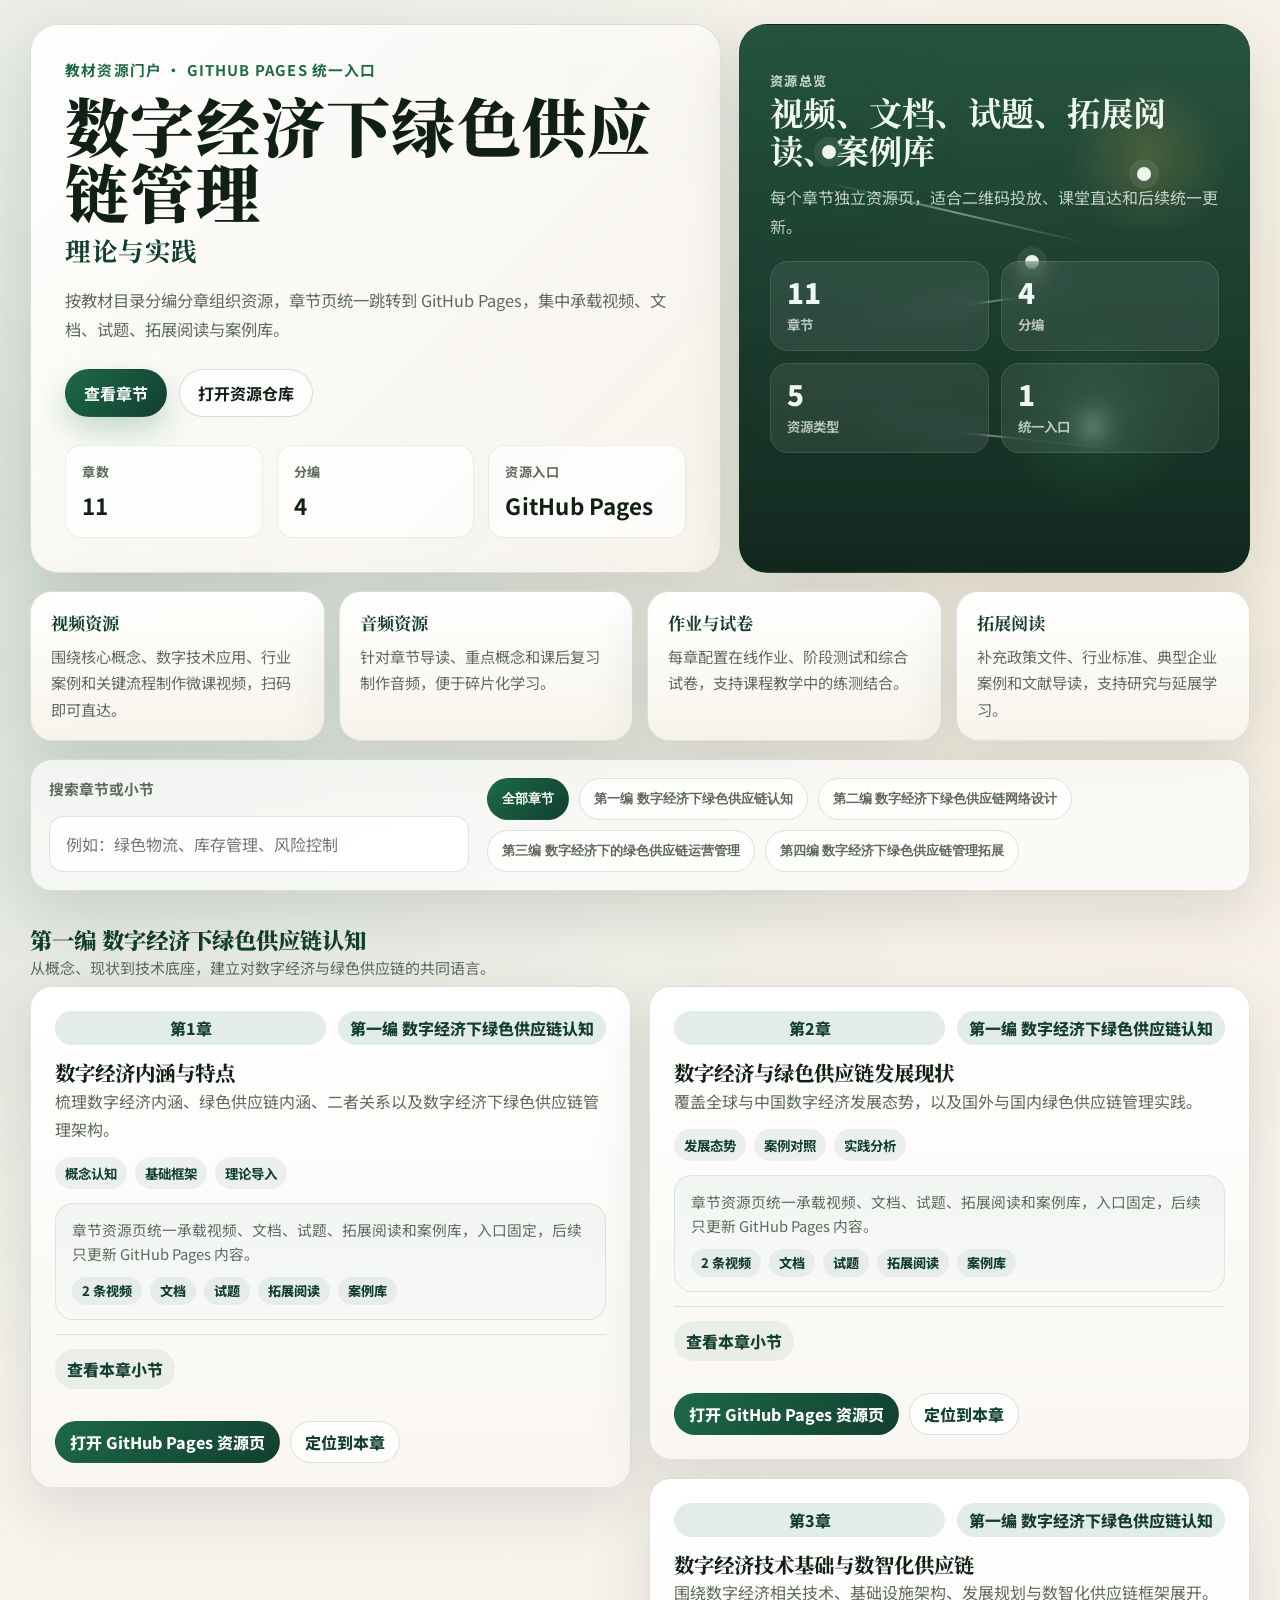
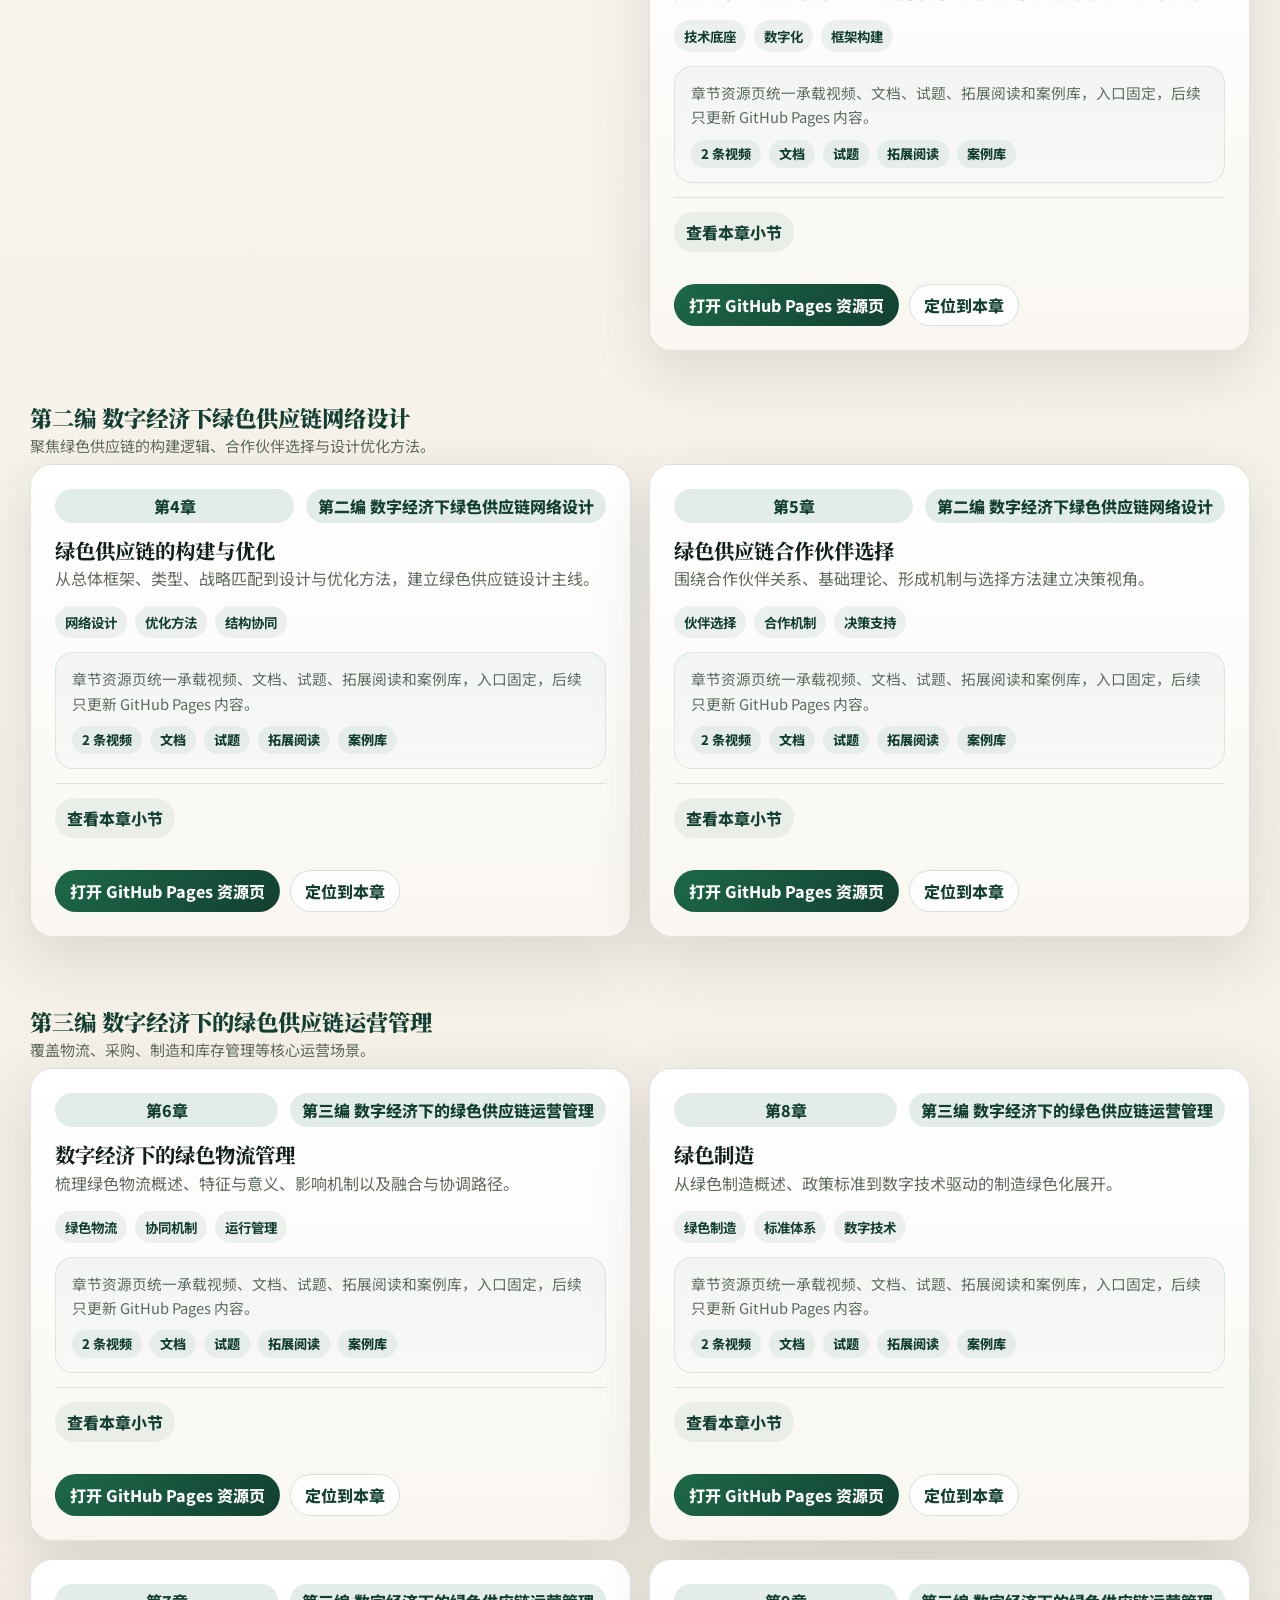
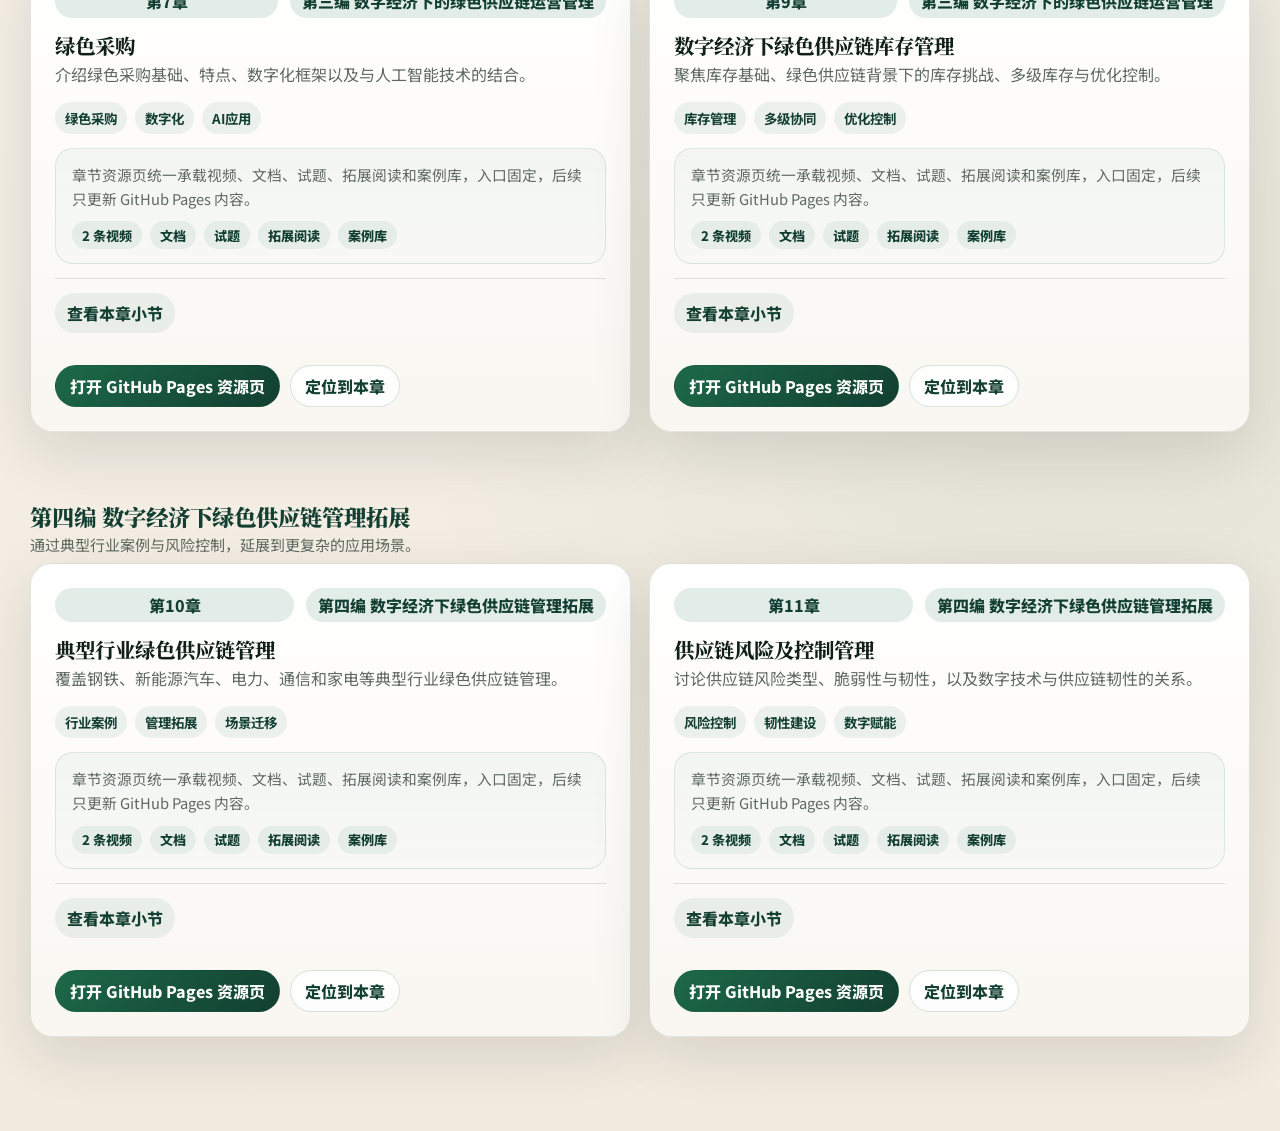
<file: index.html>
<!doctype html>
<html lang="zh-CN">
  <head>
    <meta charset="UTF-8" />
    <meta name="viewport" content="width=device-width, initial-scale=1.0" />
    <title>数字经济下绿色供应链管理 | 教材资源门户</title>
    <meta
      name="description"
      content="按教材目录分章组织资源，统一跳转到 GitHub Pages 章节页，集中管理视频、文档、试题、拓展阅读与案例库。"
    />
    <link rel="stylesheet" href="./styles.css" />
    <script defer src="./app.js"></script>
  </head>
  <body>
    <div class="page-shell">
      <header class="hero">
        <div class="hero-copy">
          <p class="eyebrow">教材资源门户 · GitHub Pages 统一入口</p>
          <h1>数字经济下绿色供应链管理</h1>
          <h2>理论与实践</h2>
          <p class="lede">
            按教材目录分编分章组织资源，章节页统一跳转到 GitHub Pages，集中承载视频、文档、试题、拓展阅读与案例库。
          </p>

          <div class="hero-actions">
            <a class="button button-primary" href="#chapters">查看章节</a>
            <a class="button button-secondary" id="resource-base-link" href="#" target="_blank" rel="noreferrer">
              打开资源仓库
            </a>
          </div>

          <div class="hero-meta">
            <div>
              <span class="meta-label">章数</span>
              <strong id="chapter-count">11</strong>
            </div>
            <div>
              <span class="meta-label">分编</span>
              <strong>4</strong>
            </div>
            <div>
              <span class="meta-label">资源入口</span>
              <strong>GitHub Pages</strong>
            </div>
          </div>
        </div>

        <aside class="hero-visual" aria-label="章节资源总览">
          <div class="hero-visual-card">
            <p class="hero-visual-label">资源总览</p>
            <h3>视频、文档、试题、拓展阅读、案例库</h3>
            <p>每个章节独立资源页，适合二维码投放、课堂直达和后续统一更新。</p>
            <div class="hero-visual-grid">
              <div><span>11</span><small>章节</small></div>
              <div><span>4</span><small>分编</small></div>
              <div><span>5</span><small>资源类型</small></div>
              <div><span>1</span><small>统一入口</small></div>
            </div>
          </div>
          <div class="hero-visual-network" aria-hidden="true">
            <span class="network-dot dot-a"></span>
            <span class="network-dot dot-b"></span>
            <span class="network-dot dot-c"></span>
            <span class="network-dot dot-d"></span>
            <span class="network-line line-a"></span>
            <span class="network-line line-b"></span>
            <span class="network-line line-c"></span>
          </div>
        </aside>
      </header>

      <section class="resource-block" aria-label="资源类型说明">
        <article>
          <h3>视频资源</h3>
          <p>围绕核心概念、数字技术应用、行业案例和关键流程制作微课视频，扫码即可直达。</p>
        </article>
        <article>
          <h3>音频资源</h3>
          <p>针对章节导读、重点概念和课后复习制作音频，便于碎片化学习。</p>
        </article>
        <article>
          <h3>作业与试卷</h3>
          <p>每章配置在线作业、阶段测试和综合试卷，支持课程教学中的练测结合。</p>
        </article>
        <article>
          <h3>拓展阅读</h3>
          <p>补充政策文件、行业标准、典型企业案例和文献导读，支持研究与延展学习。</p>
        </article>
      </section>

      <main>
        <section class="controls" aria-label="章节筛选">
          <label class="search">
            <span>搜索章节或小节</span>
            <input id="search-input" type="search" placeholder="例如：绿色物流、库存管理、风险控制" />
          </label>

          <div class="part-tabs" id="part-tabs" role="tablist" aria-label="分编切换"></div>
        </section>

        <section id="chapters" class="chapters" aria-live="polite"></section>
      </main>
    </div>
  </body>
</html>
</file>
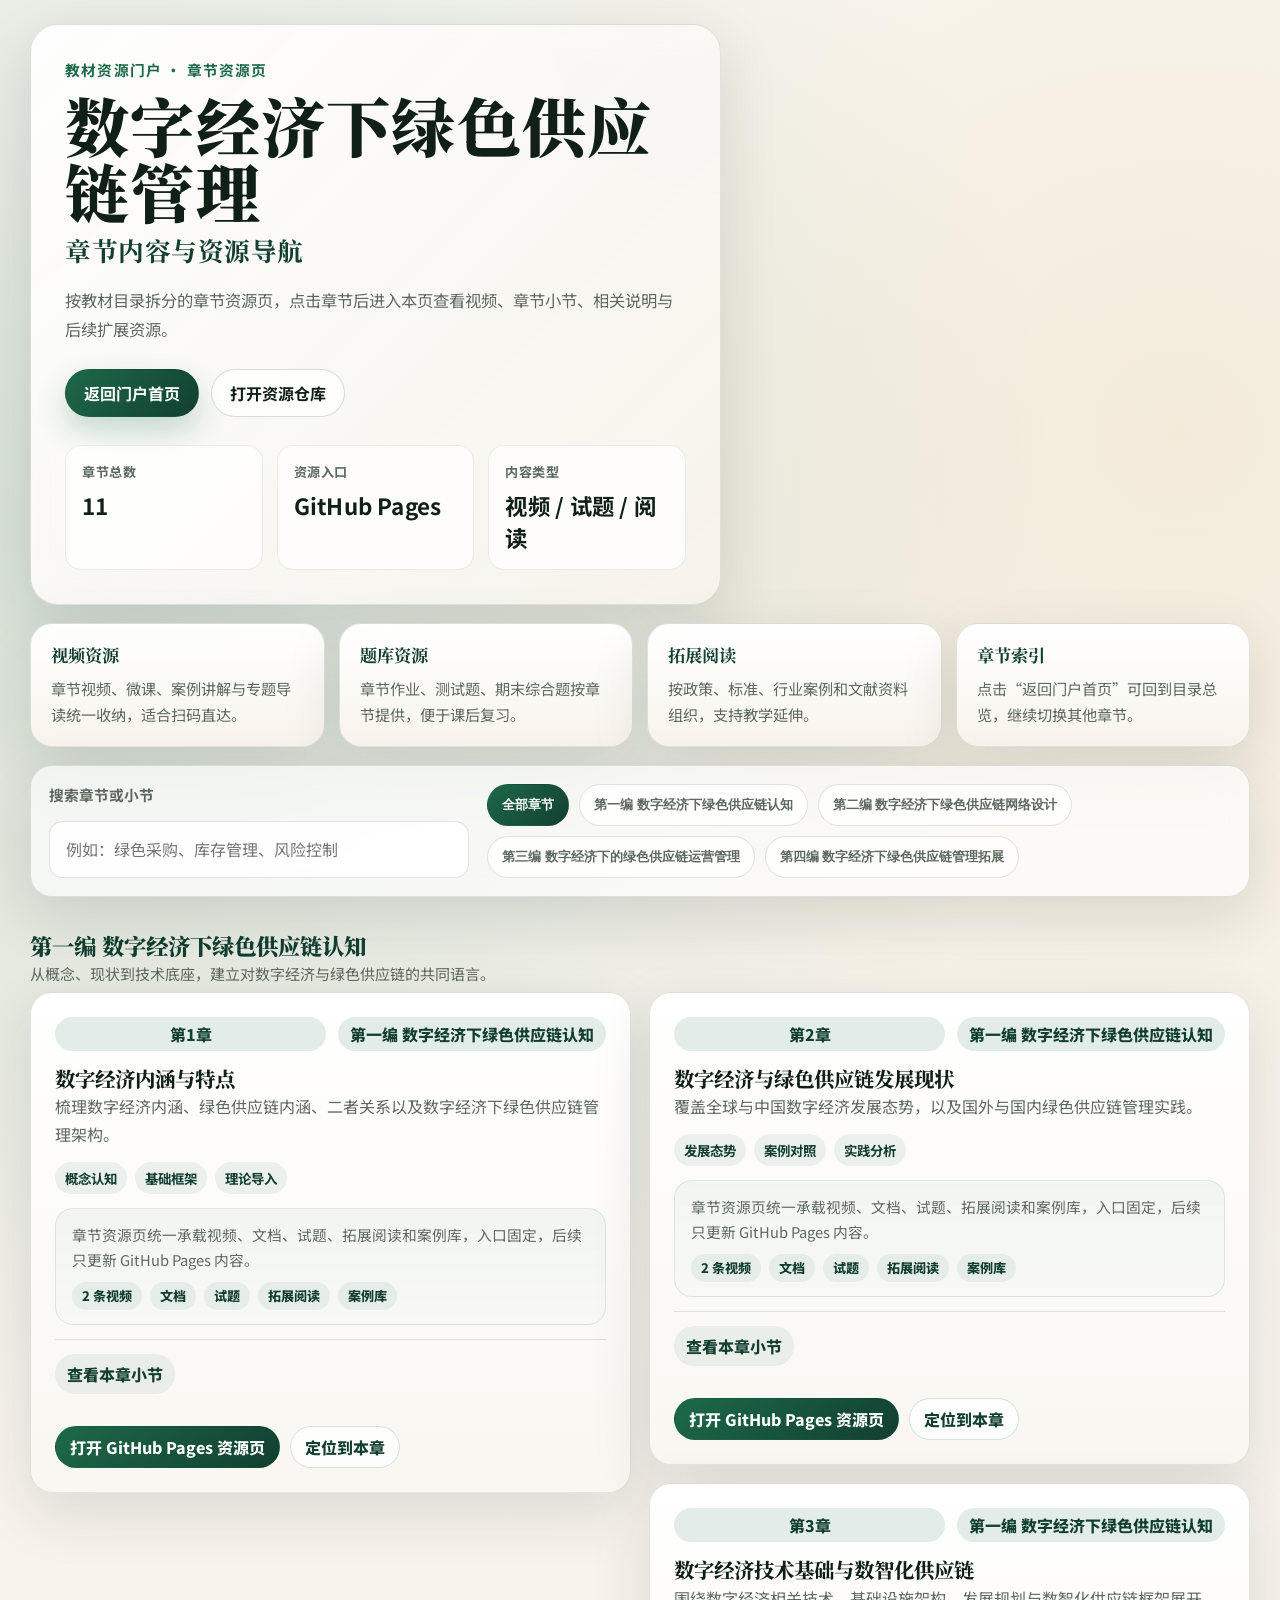
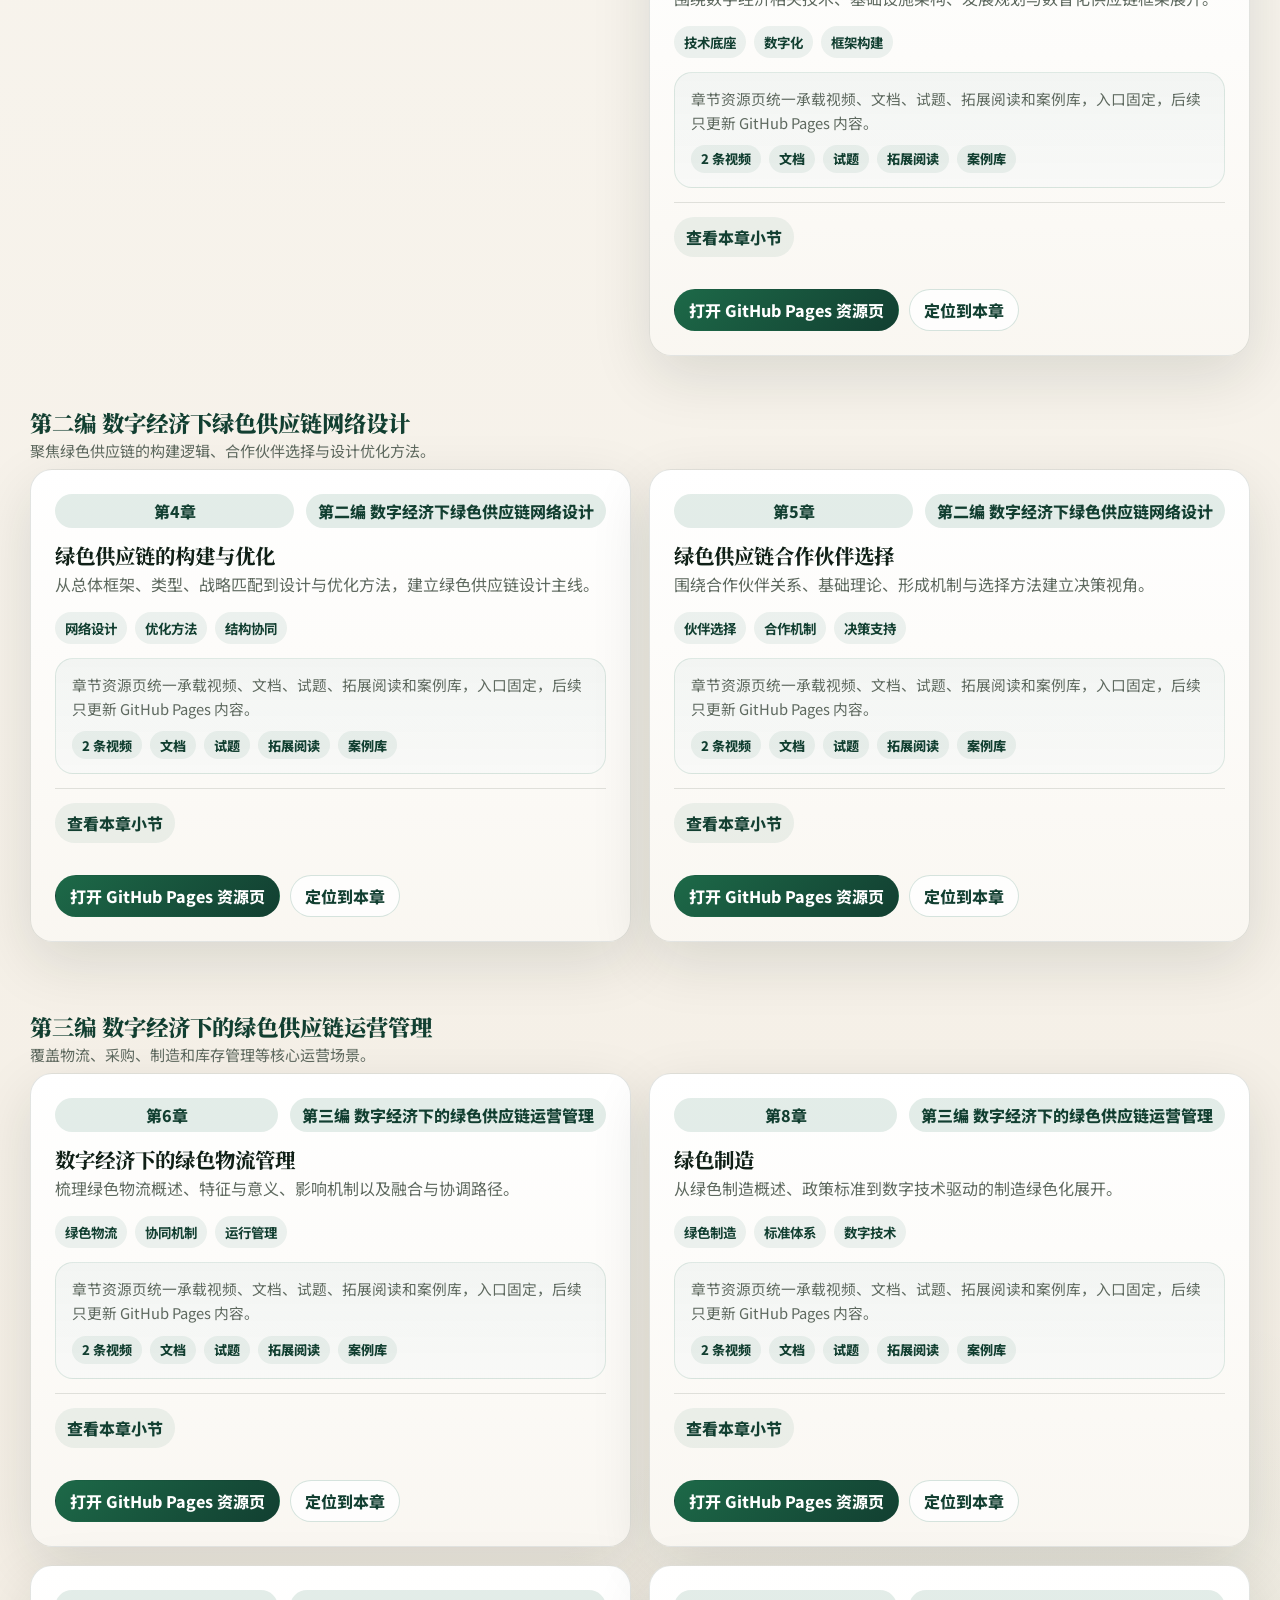
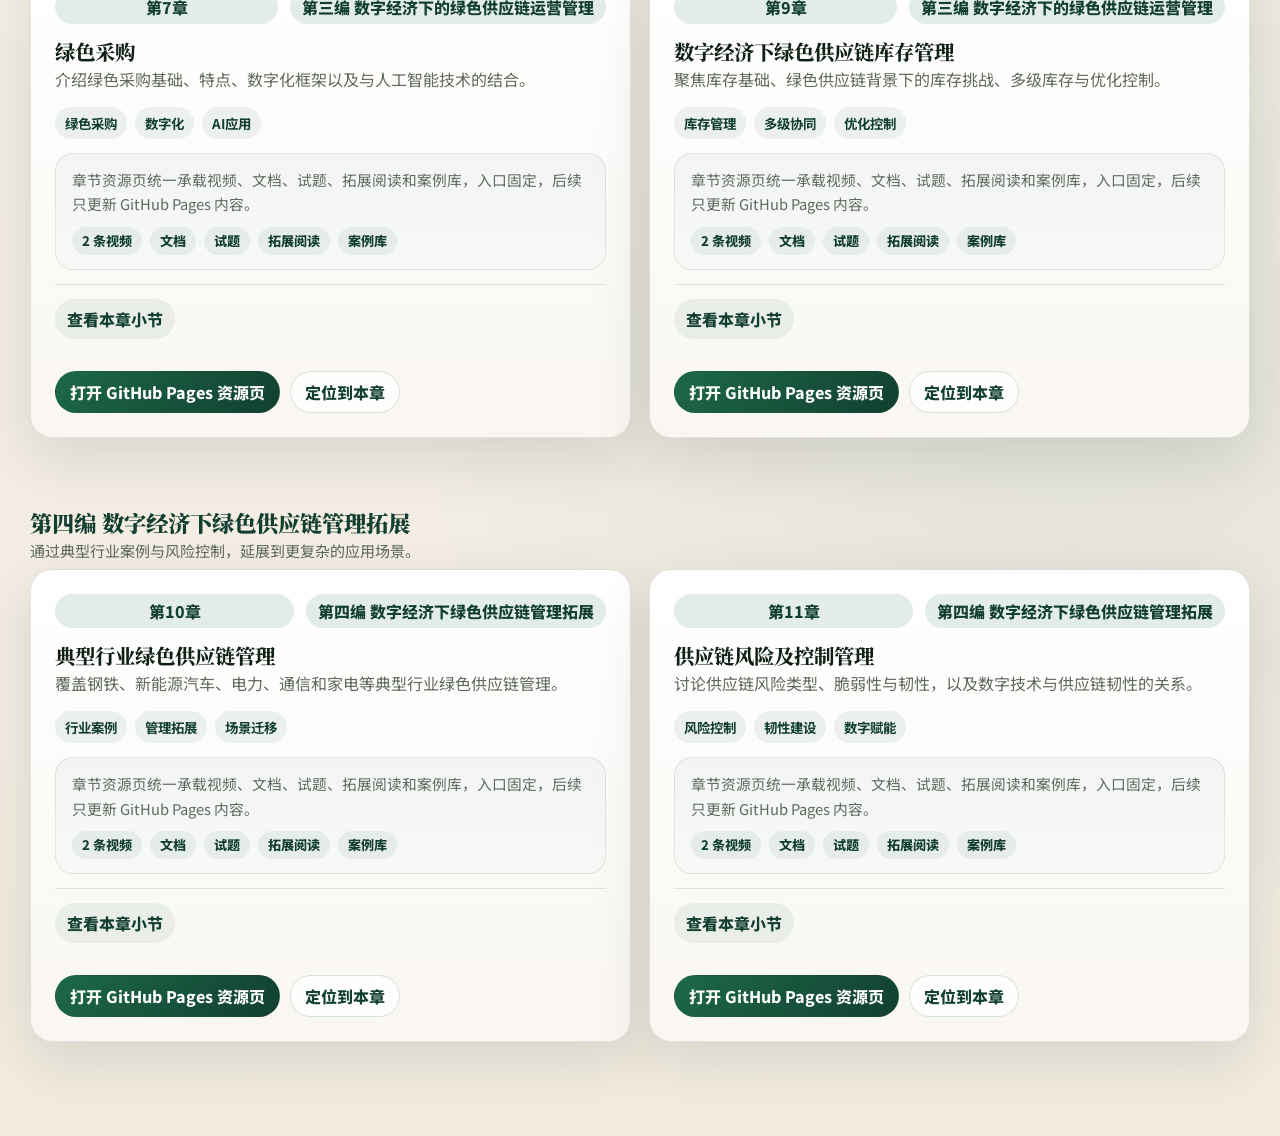
<file: chapter.html>
<!doctype html>
<html lang="zh-CN">
  <head>
    <meta charset="UTF-8" />
    <meta name="viewport" content="width=device-width, initial-scale=1.0" />
    <title>数字经济下绿色供应链管理 | 章节资源页</title>
    <meta
      name="description"
      content="教材章节资源详情页，包含视频、音频、作业试题、拓展阅读与章节小节导航。"
    />
    <link rel="stylesheet" href="./styles.css" />
    <script defer src="./app.js"></script>
  </head>
  <body>
    <div class="page-shell">
      <header class="hero">
        <div class="hero-copy">
          <p class="eyebrow">教材资源门户 · 章节资源页</p>
          <h1>数字经济下绿色供应链管理</h1>
          <h2>章节内容与资源导航</h2>
          <p class="lede">
            按教材目录拆分的章节资源页，点击章节后进入本页查看视频、章节小节、相关说明与后续扩展资源。
          </p>

          <div class="hero-actions">
            <a class="button button-primary" href="./index.html">返回门户首页</a>
            <a class="button button-secondary" id="resource-base-link" href="#" target="_blank" rel="noreferrer">
              打开资源仓库
            </a>
          </div>

          <div class="hero-meta">
            <div>
              <span class="meta-label">章节总数</span>
              <strong id="chapter-count">11</strong>
            </div>
            <div>
              <span class="meta-label">资源入口</span>
              <strong>GitHub Pages</strong>
            </div>
            <div>
              <span class="meta-label">内容类型</span>
              <strong>视频 / 试题 / 阅读</strong>
            </div>
          </div>
        </div>
      </header>

      <section class="resource-block" aria-label="资源类型说明">
        <article>
          <h3>视频资源</h3>
          <p>章节视频、微课、案例讲解与专题导读统一收纳，适合扫码直达。</p>
        </article>
        <article>
          <h3>题库资源</h3>
          <p>章节作业、测试题、期末综合题按章节提供，便于课后复习。</p>
        </article>
        <article>
          <h3>拓展阅读</h3>
          <p>按政策、标准、行业案例和文献资料组织，支持教学延伸。</p>
        </article>
        <article>
          <h3>章节索引</h3>
          <p>点击“返回门户首页”可回到目录总览，继续切换其他章节。</p>
        </article>
      </section>

      <main>
        <section class="controls" aria-label="章节筛选">
          <label class="search">
            <span>搜索章节或小节</span>
            <input id="search-input" type="search" placeholder="例如：绿色采购、库存管理、风险控制" />
          </label>

          <div class="part-tabs" id="part-tabs" role="tablist" aria-label="分编切换"></div>
        </section>

        <section id="chapters" class="chapters" aria-live="polite"></section>
      </main>
    </div>
  </body>
</html>
</file>
<file: styles.css>
@import url("https://fonts.googleapis.com/css2?family=Noto+Sans+SC:wght@400;500;700;900&family=Noto+Serif+SC:wght@600;700;900&display=swap");

:root {
  color-scheme: light;
  --bg: #f2ebe0;
  --bg-elevated: rgba(255, 255, 255, 0.66);
  --surface: rgba(255, 255, 255, 0.88);
  --text: #102017;
  --muted: #5e695f;
  --line: rgba(16, 32, 23, 0.12);
  --accent: #1d6948;
  --accent-strong: #123f31;
  --accent-soft: rgba(29, 105, 72, 0.12);
  --shadow: 0 20px 60px rgba(20, 32, 25, 0.12);
  --radius-xl: 28px;
  --radius-lg: 22px;
  --radius-md: 16px;
  --max-width: 1280px;
}

* {
  box-sizing: border-box;
}

html {
  scroll-behavior: smooth;
}

body {
  margin: 0;
  color: var(--text);
  font-family: "Noto Sans SC", "Microsoft YaHei", sans-serif;
  background:
    radial-gradient(circle at 8% 12%, rgba(29, 105, 72, 0.16), transparent 24%),
    radial-gradient(circle at 92% 10%, rgba(205, 160, 77, 0.14), transparent 20%),
    radial-gradient(circle at 84% 82%, rgba(29, 105, 72, 0.08), transparent 18%),
    linear-gradient(180deg, #faf8f3 0%, var(--bg) 100%);
}

a {
  color: inherit;
  text-decoration: none;
}

.page-shell {
  max-width: min(1440px, calc(100vw - 24px));
  margin: 0 auto;
  padding: 24px 18px 56px;
}

.hero {
  display: grid;
  grid-template-columns: minmax(0, 1.15fr) minmax(320px, 0.85fr);
  gap: 18px;
  align-items: stretch;
  margin-bottom: 18px;
}

.hero-copy,
.chapter-card,
.controls,
.resource-block article {
  border: 1px solid var(--line);
  box-shadow: var(--shadow);
  backdrop-filter: blur(18px);
}

.hero-copy {
  background:
    linear-gradient(135deg, rgba(255, 255, 255, 0.95), rgba(247, 243, 236, 0.92)),
    radial-gradient(circle at top right, rgba(29, 105, 72, 0.08), transparent 30%);
  border-radius: var(--radius-xl);
  padding: 34px;
}

.eyebrow {
  margin: 0 0 12px;
  color: var(--accent);
  font-size: 0.92rem;
  font-weight: 700;
  letter-spacing: 0.08em;
  text-transform: uppercase;
}

.hero h1,
.hero h2 {
  margin: 0;
  font-family: "Noto Serif SC", "Songti SC", serif;
  letter-spacing: 0.02em;
}

.hero h1 {
  font-size: clamp(2.6rem, 5vw, 4.8rem);
  line-height: 1.03;
  font-weight: 900;
}

.hero h2 {
  margin-top: 8px;
  font-size: clamp(1.2rem, 2vw, 1.8rem);
  color: var(--accent-strong);
  font-weight: 700;
}

.lede {
  max-width: 760px;
  margin: 18px 0 0;
  color: var(--muted);
  font-size: 1.02rem;
  line-height: 1.8;
}

.hero-actions {
  display: flex;
  flex-wrap: wrap;
  gap: 12px;
  margin-top: 24px;
}

.button {
  display: inline-flex;
  align-items: center;
  justify-content: center;
  min-height: 48px;
  padding: 0 18px;
  border-radius: 999px;
  border: 1px solid transparent;
  font-weight: 700;
  transition:
    transform 160ms ease,
    box-shadow 160ms ease,
    background-color 160ms ease,
    border-color 160ms ease;
}

.button:hover {
  transform: translateY(-1px);
}

.button-primary {
  background: linear-gradient(135deg, var(--accent), var(--accent-strong));
  color: #fff;
  box-shadow: 0 14px 30px rgba(31, 107, 78, 0.24);
}

.button-secondary {
  background: rgba(255, 255, 255, 0.7);
  border-color: rgba(31, 107, 78, 0.2);
}

.hero-meta {
  display: grid;
  grid-template-columns: repeat(3, minmax(0, 1fr));
  gap: 14px;
  margin-top: 28px;
}

.hero-meta > div {
  padding: 16px;
  border-radius: var(--radius-md);
  background: rgba(255, 255, 255, 0.7);
  border: 1px solid rgba(31, 107, 78, 0.1);
}

.hero-visual {
  position: relative;
  overflow: hidden;
  border-radius: var(--radius-xl);
  border: 1px solid var(--line);
  box-shadow: var(--shadow);
  background:
    linear-gradient(180deg, rgba(20, 70, 49, 0.92), rgba(13, 36, 27, 0.98)),
    radial-gradient(circle at 18% 18%, rgba(69, 168, 113, 0.22), transparent 24%);
  color: #eef7f1;
  min-height: 100%;
}

.hero-visual-card {
  position: relative;
  z-index: 1;
  padding: 30px;
}

.hero-visual-label {
  margin: 0 0 14px;
  color: rgba(238, 247, 241, 0.72);
  font-size: 0.82rem;
  font-weight: 800;
  letter-spacing: 0.1em;
  text-transform: uppercase;
}

.hero-visual h3 {
  margin: 0;
  font-family: "Noto Serif SC", "Songti SC", serif;
  font-size: clamp(1.6rem, 2.6vw, 2.4rem);
  line-height: 1.15;
}

.hero-visual-card p {
  margin: 14px 0 0;
  color: rgba(238, 247, 241, 0.78);
  line-height: 1.8;
}

.hero-visual-grid {
  display: grid;
  grid-template-columns: repeat(2, minmax(0, 1fr));
  gap: 12px;
  margin-top: 20px;
}

.hero-visual-grid div {
  padding: 16px;
  border-radius: 18px;
  background: rgba(255, 255, 255, 0.08);
  border: 1px solid rgba(255, 255, 255, 0.1);
  backdrop-filter: blur(12px);
}

.hero-visual-grid span {
  display: block;
  font-size: 1.75rem;
  font-weight: 900;
  line-height: 1;
}

.hero-visual-grid small {
  display: block;
  margin-top: 8px;
  color: rgba(238, 247, 241, 0.72);
  font-size: 0.84rem;
  font-weight: 700;
}

.hero-visual-network {
  position: absolute;
  inset: 0;
  pointer-events: none;
  background:
    radial-gradient(circle at 80% 24%, rgba(248, 189, 77, 0.18), transparent 14%),
    radial-gradient(circle at 70% 72%, rgba(69, 168, 113, 0.18), transparent 18%);
}

.network-dot,
.network-line {
  position: absolute;
  display: block;
}

.network-dot {
  width: 14px;
  height: 14px;
  border-radius: 999px;
  background: #ecf4eb;
  box-shadow: 0 0 0 8px rgba(255, 255, 255, 0.08);
}

.network-dot.dot-a { top: 22%; left: 16%; }
.network-dot.dot-b { top: 42%; left: 56%; }
.network-dot.dot-c { top: 26%; left: 78%; }
.network-dot.dot-d { top: 72%; left: 68%; }

.network-line {
  height: 2px;
  background: linear-gradient(90deg, rgba(255, 255, 255, 0.03), rgba(255, 255, 255, 0.42), rgba(255, 255, 255, 0.02));
  transform-origin: left center;
}

.network-line.line-a { top: 29%; left: 18%; width: 50%; transform: rotate(13deg); }
.network-line.line-b { top: 54%; left: 22%; width: 46%; transform: rotate(-8deg); }
.network-line.line-c { top: 72%; left: 20%; width: 54%; transform: rotate(6deg); }

.meta-label {
  display: block;
  margin-bottom: 8px;
  color: var(--muted);
  font-size: 0.82rem;
  font-weight: 700;
  letter-spacing: 0.04em;
  text-transform: uppercase;
}

.hero-meta strong {
  font-size: 1.4rem;
  letter-spacing: 0.01em;
}

.resource-block {
  display: grid;
  grid-template-columns: repeat(4, minmax(0, 1fr));
  gap: 14px;
  margin: 0 0 18px;
}

.resource-block article {
  background:
    linear-gradient(180deg, rgba(255, 255, 255, 0.9), rgba(247, 243, 234, 0.9)),
    rgba(255, 255, 255, 0.82);
  border-radius: 22px;
  padding: 18px 20px;
}

.resource-block h3 {
  margin: 0 0 8px;
  font-family: "Noto Serif SC", "Songti SC", serif;
  font-size: 1.08rem;
  color: var(--accent-strong);
}

.resource-block p {
  margin: 0;
  color: var(--muted);
  line-height: 1.75;
  font-size: 0.95rem;
}

.controls {
  position: sticky;
  top: 14px;
  z-index: 10;
  display: grid;
  grid-template-columns: minmax(280px, 420px) 1fr;
  gap: 18px;
  padding: 18px;
  margin-bottom: 20px;
  border-radius: var(--radius-lg);
  background: var(--bg-elevated);
}

.search {
  display: grid;
  gap: 8px;
}

.search span {
  color: var(--muted);
  font-size: 0.92rem;
  font-weight: 700;
}

.search input {
  width: 100%;
  min-height: 48px;
  border-radius: 14px;
  border: 1px solid rgba(16, 20, 19, 0.12);
  background: rgba(255, 255, 255, 0.88);
  padding: 0 16px;
  font: inherit;
  color: var(--text);
  outline: none;
}

.search input:focus {
  border-color: rgba(31, 107, 78, 0.5);
  box-shadow: 0 0 0 4px rgba(31, 107, 78, 0.12);
}

.part-tabs {
  display: flex;
  flex-wrap: wrap;
  gap: 10px;
  align-content: start;
}

.part-tab {
  min-height: 42px;
  padding: 0 14px;
  border-radius: 999px;
  border: 1px solid rgba(16, 20, 19, 0.12);
  background: rgba(255, 255, 255, 0.78);
  color: var(--muted);
  font-weight: 700;
  cursor: pointer;
}

.part-tab.is-active {
  color: #fff;
  background: linear-gradient(135deg, var(--accent), var(--accent-strong));
  border-color: transparent;
}

.chapters {
  display: grid;
  gap: 18px;
}

.part-heading {
  margin: 12px 0 2px;
  color: var(--accent-strong);
  font-family: "Noto Serif SC", "Songti SC", serif;
  font-size: 1.4rem;
  font-weight: 900;
}

.part-subtitle {
  margin: 0 0 8px;
  color: var(--muted);
  font-size: 0.94rem;
}

.chapter-grid {
  column-count: 2;
  column-gap: 18px;
  margin-bottom: 20px;
}

.chapter-card {
  display: flex;
  flex-direction: column;
  gap: 14px;
  padding: 24px;
  border-radius: var(--radius-lg);
  background:
    linear-gradient(180deg, rgba(255, 255, 255, 0.92), rgba(249, 246, 240, 0.92)),
    var(--surface);
  align-self: start;
  break-inside: avoid;
  margin: 0 0 18px;
  min-width: 0;
  overflow: hidden;
  transition:
    transform 180ms ease,
    box-shadow 180ms ease,
    border-color 180ms ease;
}

.chapter-card:hover {
  transform: translateY(-2px);
  border-color: rgba(31, 107, 78, 0.22);
  box-shadow: 0 22px 60px rgba(22, 35, 29, 0.16);
}

.chapter-top {
  display: grid;
  grid-template-columns: minmax(0, 1fr) auto;
  gap: 12px;
  align-items: start;
  min-width: 0;
}

.chapter-number {
  display: inline-flex;
  align-items: center;
  justify-content: center;
  min-width: 72px;
  min-height: 34px;
  padding: 0 12px;
  border-radius: 999px;
  background: var(--accent-soft);
  color: var(--accent-strong);
  font-weight: 800;
}

.chapter-part {
  max-width: 100%;
  white-space: normal;
  text-align: right;
  line-height: 1.25;
  justify-self: end;
}

.chapter-card h3 {
  margin: 0;
  font-family: "Noto Serif SC", "Songti SC", serif;
  font-size: 1.28rem;
  font-weight: 800;
  line-height: 1.35;
}

.chapter-desc {
  margin: 0;
  color: var(--muted);
  line-height: 1.75;
}

.chapter-tags {
  display: flex;
  flex-wrap: wrap;
  gap: 8px;
  margin: 0;
  padding: 0;
  list-style: none;
}

.chapter-tags li {
  padding: 6px 10px;
  border-radius: 999px;
  background: rgba(31, 107, 78, 0.08);
  color: var(--accent-strong);
  font-size: 0.84rem;
  font-weight: 700;
}

.chapter-resource-teaser {
  display: grid;
  gap: 10px;
  padding: 14px 16px;
  border-radius: 18px;
  background:
    linear-gradient(180deg, rgba(17, 74, 53, 0.05), rgba(17, 74, 53, 0.025)),
    rgba(255, 255, 255, 0.6);
  border: 1px solid rgba(31, 107, 78, 0.12);
}

.chapter-resource-teaser span {
  color: var(--muted);
  font-size: 0.92rem;
  line-height: 1.65;
}

.chapter-resource-tags {
  display: flex;
  flex-wrap: wrap;
  gap: 8px;
}

.chapter-resource-tags span {
  display: inline-flex;
  align-items: center;
  justify-content: center;
  min-height: 28px;
  padding: 0 10px;
  border-radius: 999px;
  background: rgba(31, 107, 78, 0.08);
  color: var(--accent-strong);
  font-size: 0.82rem;
  font-weight: 800;
}

.chapter-details {
  border-top: 1px solid var(--line);
  padding-top: 14px;
  align-self: start;
  width: 100%;
  min-width: 0;
}

.chapter-details summary {
  cursor: pointer;
  display: inline-flex;
  align-items: center;
  gap: 8px;
  width: fit-content;
  padding: 8px 12px;
  border-radius: 999px;
  background: rgba(31, 107, 78, 0.08);
  color: var(--accent-strong);
  font-weight: 800;
  list-style: none;
  transition: background-color 160ms ease;
  max-width: 100%;
}

.chapter-details summary:hover {
  background: rgba(31, 107, 78, 0.14);
}

.chapter-details summary::-webkit-details-marker {
  display: none;
}

.section-list {
  margin: 14px 0 0;
  padding: 0;
  list-style: none;
  display: grid;
  gap: 10px;
}

.section-item {
  display: grid;
  grid-template-columns: minmax(44px, auto) minmax(0, 1fr);
  gap: 12px;
  align-items: start;
  padding: 10px 12px;
  border-radius: 12px;
  background: rgba(245, 248, 246, 0.92);
  border: 1px solid rgba(16, 20, 19, 0.08);
}

.section-item span:first-child {
  font-weight: 800;
}

.section-item span:last-child {
  color: var(--muted);
  text-align: left;
  min-width: 0;
}

.chapter-actions {
  display: flex;
  flex-wrap: wrap;
  gap: 10px;
  margin-top: 16px;
  padding-top: 2px;
}

.chapter-link {
  min-height: 42px;
  display: inline-flex;
  align-items: center;
  justify-content: center;
  padding: 0 14px;
  border-radius: 999px;
  border: 1px solid rgba(31, 107, 78, 0.18);
  background: rgba(255, 255, 255, 0.82);
  color: var(--accent-strong);
  font-weight: 800;
}

.chapter-link.is-primary {
  background: linear-gradient(135deg, var(--accent), var(--accent-strong));
  color: #fff;
  border-color: transparent;
}

.chapter-tags,
.section-list,
.detail-media-list {
  min-width: 0;
}

.chapter-desc,
.detail-media-item p,
.detail-section-title,
.chapter-overview-card p {
  overflow-wrap: anywhere;
}

.chapter-view .controls,
.chapter-view .resource-block {
  display: none;
}

.chapter-view .hero-copy {
  background:
    linear-gradient(135deg, rgba(255, 255, 255, 0.96), rgba(245, 248, 244, 0.92)),
    radial-gradient(circle at top right, rgba(31, 107, 78, 0.08), transparent 32%);
}

.chapter-view .chapter-detail-shell {
  display: grid;
  gap: 18px;
}

.chapter-view .chapter-detail-grid {
  display: grid;
  grid-template-columns: minmax(0, 1.15fr) minmax(320px, 0.85fr);
  gap: 18px;
  align-items: start;
}

.chapter-view .chapter-resource-grid {
  display: grid;
  grid-template-columns: repeat(2, minmax(0, 1fr));
  gap: 18px;
}

.chapter-view .detail-card {
  padding: 20px;
  border-radius: var(--radius-lg);
  border: 1px solid var(--line);
  background: linear-gradient(180deg, rgba(255, 255, 255, 0.92), rgba(248, 244, 236, 0.9));
  box-shadow: var(--shadow);
  min-width: 0;
  overflow: hidden;
}

.chapter-view .detail-card-head {
  display: flex;
  justify-content: space-between;
  gap: 12px;
  align-items: center;
  margin-bottom: 14px;
}

.chapter-view .detail-card-head h3 {
  margin: 0;
  color: var(--accent-strong);
  font-family: "Noto Serif SC", "Songti SC", serif;
  font-size: 1.18rem;
  font-weight: 900;
}

.chapter-view .detail-card-head span {
  color: var(--muted);
  font-size: 0.88rem;
  font-weight: 700;
}

.chapter-view .detail-media-list {
  display: grid;
  gap: 12px;
}

.chapter-view .detail-media-item {
  padding: 14px;
  border-radius: 16px;
  border: 1px solid rgba(16, 20, 19, 0.08);
  background: linear-gradient(180deg, rgba(255, 255, 255, 0.95), rgba(246, 249, 246, 0.88));
  overflow: hidden;
}

.chapter-view .detail-media-item a {
  display: inline-block;
  color: var(--accent-strong);
  font-weight: 900;
  margin-bottom: 6px;
}

.chapter-view .detail-media-provider {
  color: var(--muted);
  font-size: 0.88rem;
  margin-bottom: 6px;
}

.chapter-view .detail-media-item p {
  margin: 0;
  line-height: 1.7;
}

.chapter-view .resource-panel {
  padding: 20px;
  border-radius: var(--radius-lg);
  border: 1px solid var(--line);
  background: linear-gradient(180deg, rgba(255, 255, 255, 0.92), rgba(248, 244, 236, 0.9));
  box-shadow: var(--shadow);
  min-width: 0;
  overflow: hidden;
}

.chapter-view .resource-list {
  display: grid;
  gap: 12px;
}

.chapter-view .resource-item {
  display: grid;
  grid-template-columns: auto 1fr;
  gap: 12px;
  align-items: start;
  padding: 14px;
  border-radius: 16px;
  background: linear-gradient(180deg, rgba(255, 255, 255, 0.96), rgba(246, 249, 246, 0.92));
  border: 1px solid rgba(16, 20, 19, 0.08);
}

.chapter-view .resource-kind {
  display: inline-flex;
  align-items: center;
  justify-content: center;
  min-width: 64px;
  min-height: 28px;
  padding: 0 10px;
  border-radius: 999px;
  color: #fff;
  font-size: 0.78rem;
  font-weight: 800;
}

.chapter-view .resource-kind.is-doc {
  background: linear-gradient(135deg, #5d7d6f, #355445);
}

.chapter-view .resource-kind.is-quiz {
  background: linear-gradient(135deg, #3f6d74, #214c50);
}

.chapter-view .resource-kind.is-reading {
  background: linear-gradient(135deg, #6c6a3d, #44411f);
}

.chapter-view .resource-kind.is-case {
  background: linear-gradient(135deg, #7b5744, #58392a);
}

.chapter-view .resource-kind.is-video {
  background: linear-gradient(135deg, #4c6574, #243e52);
}

.chapter-view .resource-copy {
  display: grid;
  gap: 6px;
  min-width: 0;
}

.chapter-view .resource-copy strong {
  color: var(--accent-strong);
  font-size: 0.98rem;
}

.chapter-view .resource-copy p {
  margin: 0;
  color: var(--muted);
  line-height: 1.65;
}

.resource-link {
  color: var(--accent-strong);
  font-size: 0.88rem;
  font-weight: 800;
}
.chapter-view .detail-section-list {
  margin: 0;
  padding: 0;
  list-style: none;
  display: grid;
  gap: 10px;
}

.chapter-view .detail-section-list li {
  display: grid;
  grid-template-columns: auto 1fr;
  gap: 12px;
  align-items: center;
  padding: 12px 14px;
  border-radius: 14px;
  background: rgba(245, 248, 246, 0.96);
  border: 1px solid rgba(16, 20, 19, 0.08);
  min-width: 0;
}

.chapter-view .chapter-quick-stats {
  display: grid;
  grid-template-columns: repeat(4, minmax(0, 1fr));
  gap: 12px;
}

.chapter-view .quick-stat {
  padding: 16px;
  border-radius: 18px;
  background: linear-gradient(180deg, rgba(255, 255, 255, 0.94), rgba(247, 250, 247, 0.9));
  border: 1px solid rgba(31, 107, 78, 0.1);
}

.chapter-view .quick-stat span {
  display: block;
  color: var(--muted);
  font-size: 0.84rem;
  font-weight: 700;
  margin-bottom: 8px;
}

.chapter-view .quick-stat strong {
  color: var(--accent-strong);
  font-size: 1.05rem;
}

.chapter-view .detail-section-code {
  min-width: 56px;
  color: var(--accent-strong);
  font-weight: 900;
}

.chapter-view .detail-section-title {
  color: var(--text);
  line-height: 1.6;
}

.chapter-view .chapter-overview-card p {
  margin: 0;
  color: var(--muted);
  line-height: 1.8;
}

.chapter-view .chapter-tags li,
.chapter-view .resource-copy p,
.chapter-view .resource-copy strong,
.chapter-view .detail-media-item a {
  min-width: 0;
}

.chapter-view .detail-card,
.chapter-card {
  isolation: isolate;
}

.empty-state {
  padding: 28px;
  border-radius: var(--radius-lg);
  background: rgba(255, 255, 255, 0.85);
  border: 1px dashed rgba(31, 107, 78, 0.22);
  color: var(--muted);
}

@media (max-width: 1180px) {
  .hero {
    grid-template-columns: 1fr;
  }
}

@media (max-width: 1100px) {
  .resource-block {
    grid-template-columns: repeat(2, minmax(0, 1fr));
  }

  .chapter-grid {
    column-count: 1;
  }
}

@media (max-width: 980px) {
  .controls,
  .chapter-view .chapter-detail-grid,
  .chapter-view .chapter-resource-grid,
  .chapter-view .chapter-quick-stats {
    grid-template-columns: 1fr;
  }

  .chapter-grid {
    column-count: 1;
  }
}

@media (max-width: 640px) {
  .page-shell {
    padding-inline: 16px;
  }

  .hero-copy,
  .controls,
  .chapter-card,
  .resource-block article,
  .hero-visual {
    padding: 20px;
  }

  .hero-meta,
  .resource-block {
    grid-template-columns: 1fr;
  }

  .hero-visual-grid {
    grid-template-columns: 1fr;
  }

  .chapter-top {
    grid-template-columns: 1fr;
  }
}
</file>
